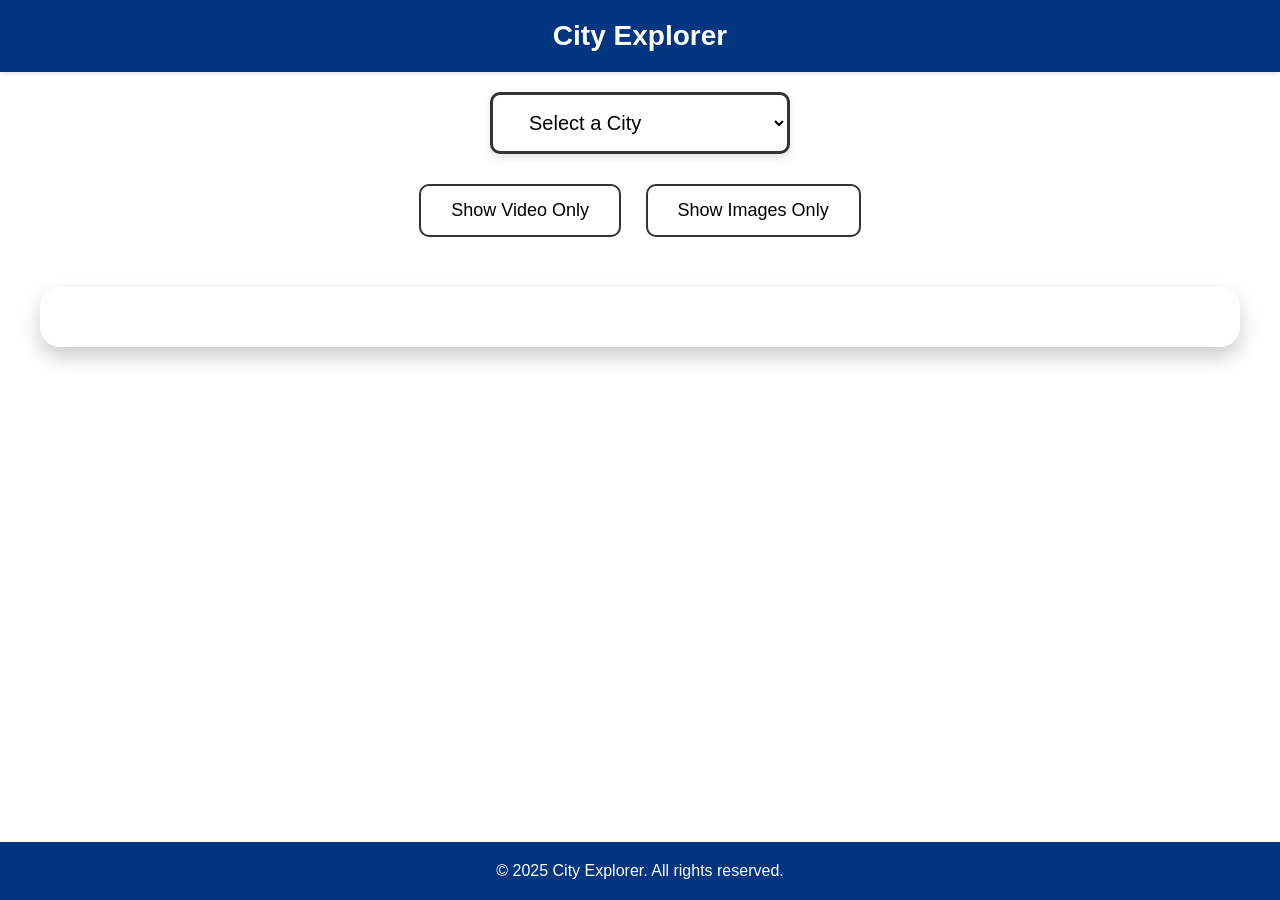
<file: Jana - currency converter ,destenation vidos&images/videos and images/index.html>
<!DOCTYPE html>
<html lang="en">

<head>
    <meta charset="UTF-8">
    <meta name="viewport" content="width=device-width, initial-scale=1.0">
    <title>City Explorer</title>
    <link rel="stylesheet" href="style.css">
</head>

<body>
    <header class="site-header">
        <h1>City Explorer</h1>
    </header>

    <select id="citySelector">
        <option value="">Select a City</option>
        <optgroup label="Egypt">
            <option value="cairo">Cairo</option>
            <option value="luxor">Luxor</option>
        </optgroup>
        <optgroup label="France">
            <option value="paris">Paris</option>
            <option value="marseille">Marseille</option>
        </optgroup>
        <optgroup label="Turkey">
            <option value="istanbul">Istanbul</option>
            <option value="izmir">Izmir</option>
        </optgroup>

        <optgroup label="Russia">
            <option value="moscow">Moscow</option>
            <option value="kazan">Kazan</option>
        </optgroup>

        <optgroup label="Italy">
            <option value="rome">Rome</option>
            <option value="pisa">Pisa</option>
        </optgroup>
        <optgroup label="England">
            <option value="london">London</option>
            <option value="liverpool">Liverpool</option>
        </optgroup>
    </select>

    <div id="controls" class="hidden">
        <button id="showVideoBtn">Show Video Only</button>
        <button id="showImagesBtn">Show Images Only</button>
    </div>

    <div class="content hidden" id="content">
    </div>

    <footer class="site-footer">
        <p>&copy; 2025 City Explorer. All rights reserved.</p>
    </footer>

    <script src="script.js"></script>
</body>

</html>
</file>
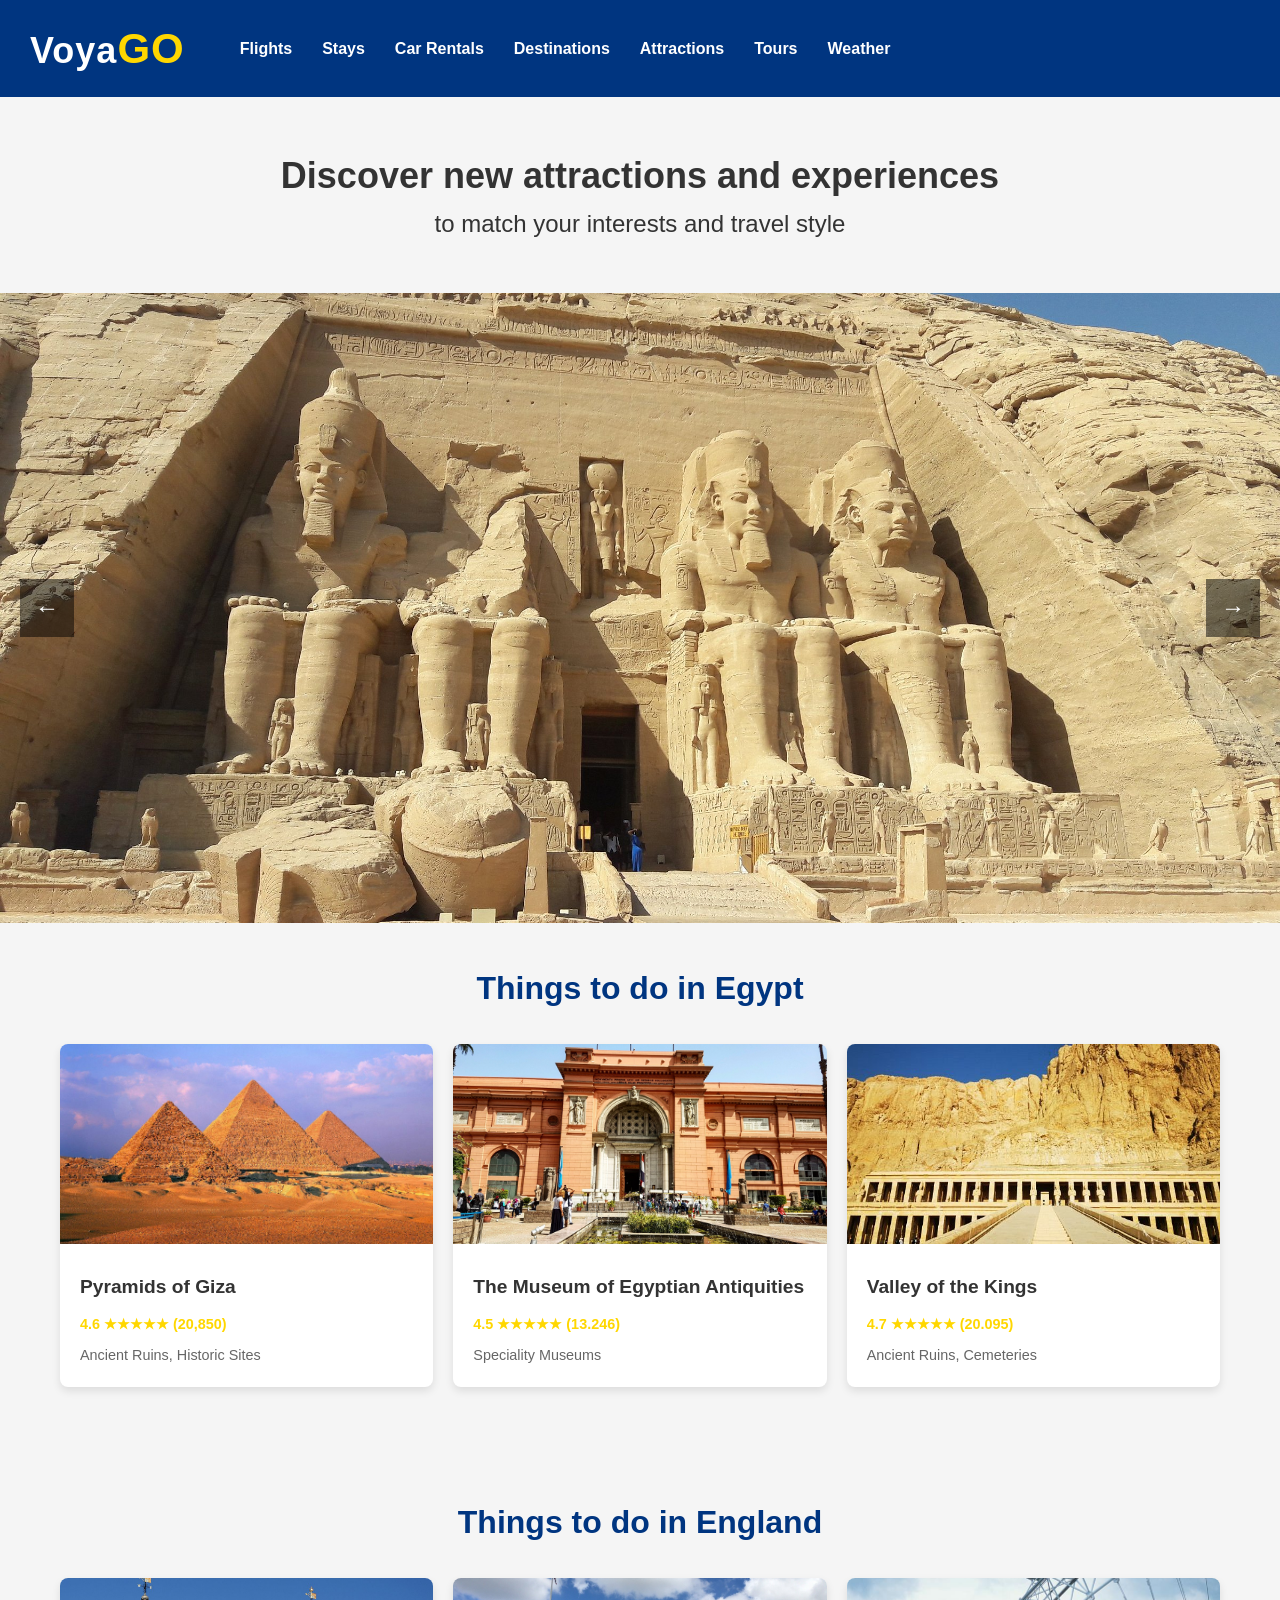
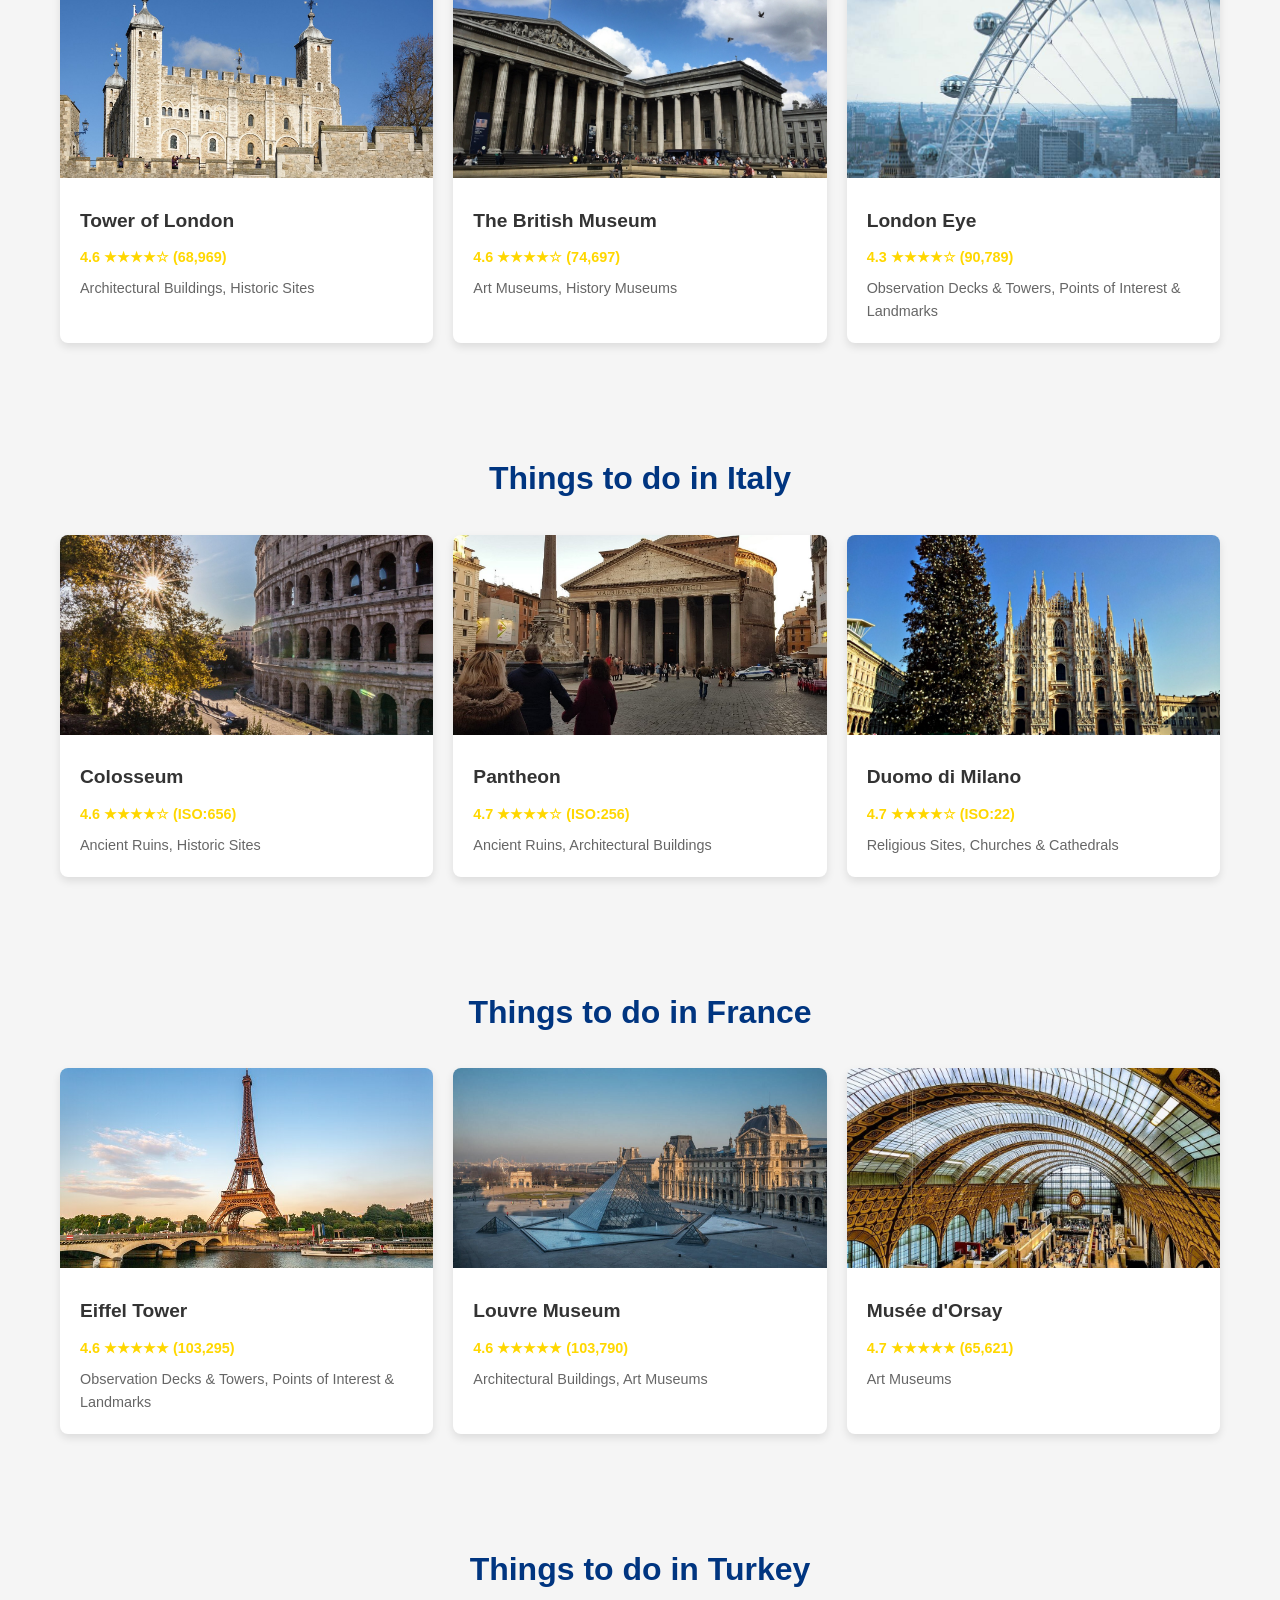
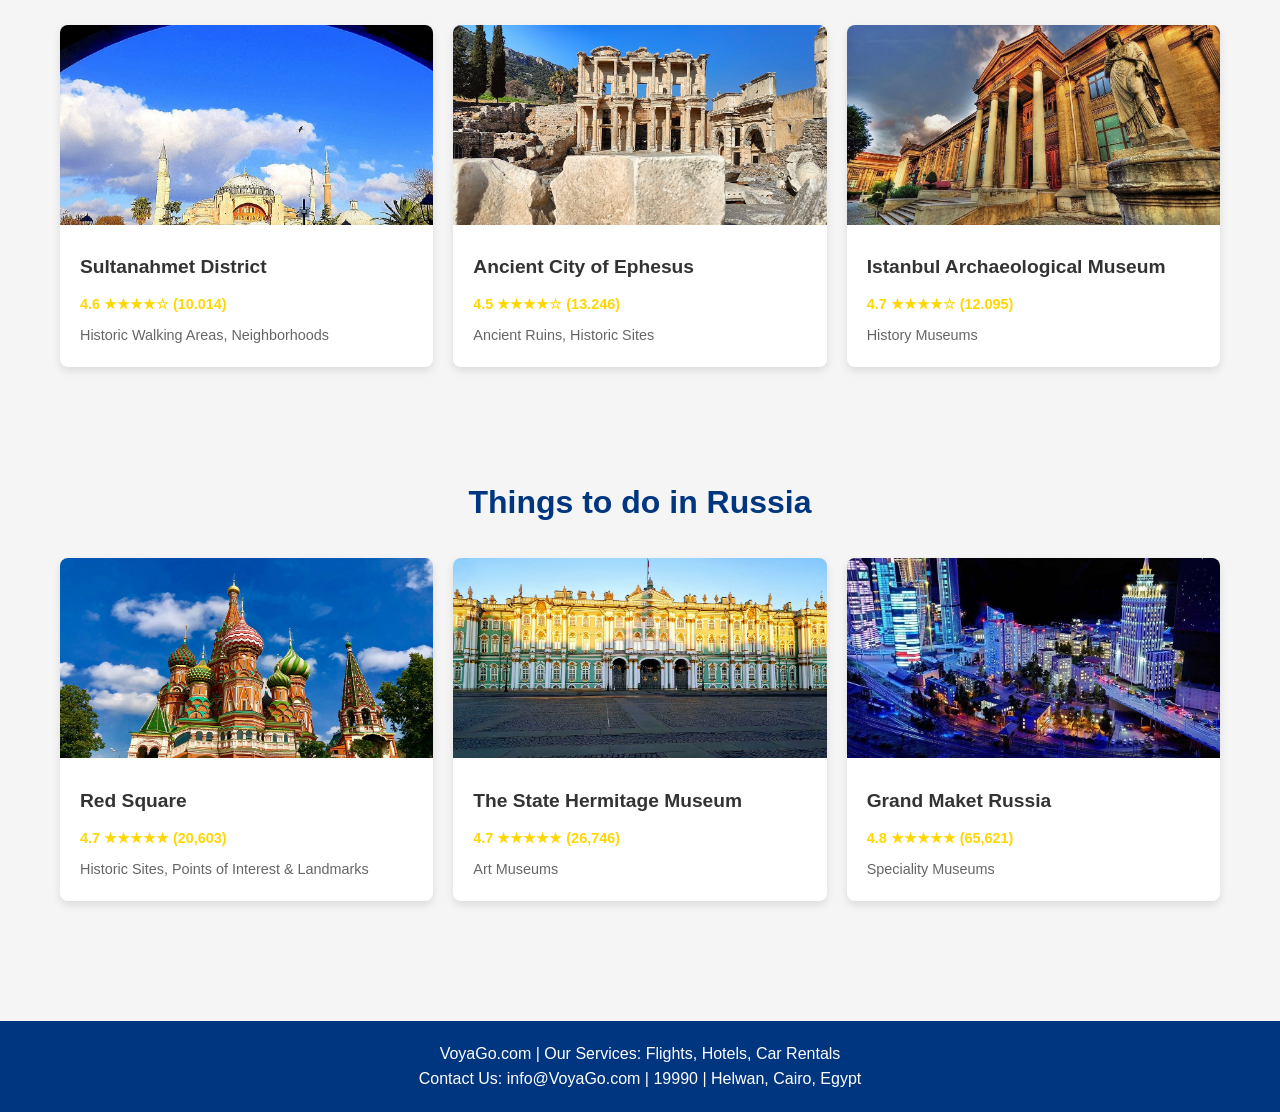
<file: Ahmed - Attractions , Tours/attractions.html>
<!DOCTYPE html>
<html lang="en">
<head>
  <meta charset="UTF-8" />
  <meta name="viewport" content="width=device-width, initial-scale=1.0"/>
  <title>attractions</title>
  <style>
  </style>

  <link rel="stylesheet" href="style.css" />
</head>
<body>
  
  <!-- Header -->
  <header>
    <a href="../../your guide/Salma - HomePage/index.html" class="logo">Voya<span>GO</span></a>
    <nav>
      <a href="../../your guide/Nada - Flights, Cars Rentals/flights.html">Flights</a>
      <a href="../../your guide/Maria - Stays/stays.html">Stays</a>
      <a href="../../your guide/Nada - Flights, Cars Rentals/CarRentals.html">Car Rentals</a>
      <a href="../../your guide/Mariem -Destinations/destinations.html">Destinations</a>
      <a href="../../your guide/Ahmed - Attractions , Tours/attractions.html">Attractions</a>
      <a href="../../your guide/Ahmed - Attractions , Tours/tours.html">Tours</a>
      <a href="../../your guide/Jana - currency converter ,destenation vidos&images/weather/index.html">Weather</a>
    </nav>
  </header>


    <!-- Main Content -->
    <main>
      <section class="hero">
        <h1>Discover new attractions and experiences</h1>
        <p>to match your interests and travel style</p>
      </section>
      
      <!-- Image Slider Section -->
      <section class="slider">
        <div class="slider-container">
          <div class="slide">
            <img src="images/country1.jpg" alt="Country 1">
          </div>
          <div class="slide">
            <img src="images/country2.jpg" alt="Country 2">
          </div>
          <div class="slide">
            <img src="images/country3.jpg" alt="Country 3">
          </div>
          <div class="slide">
            <img src="images/country4.jpg" alt="Country 4">
          </div>
        </div>
        
        <!-- Buttons -->
        <button class="slider-btn prev-btn">&larr;</button>
        <button class="slider-btn next-btn">&rarr;</button>
      </section>

 



    </main>
        <!-- Egypt Section -->
     <section class="country-section">
      <h2 class="section-title">Things to do in Egypt</h2>
      <div class="cards-container">
        <div class="card">
          <img src="images/egypt1.jpg" alt="Pyramids of Giza">
          <div class="card-content">
            <h3>Pyramids of Giza</h3>
            <div class="rating">4.6 ★★★★★ (20,850)</div>
            <p class="category">Ancient Ruins, Historic Sites</p>
          </div>
        </div>
        
        <div class="card">
          <img src="images/egypt2.jpg" alt="The Museum of Egyptian Antiquities">
          <div class="card-content">
            <h3>The Museum of Egyptian Antiquities</h3>
            <div class="rating">4.5 ★★★★★ (13.246)</div>
            <p class="category">Speciality Museums</p>
          </div>
        </div>
        
        <div class="card">
          <img src="images/egypt3.jpg" alt="Valley of the Kings">
          <div class="card-content">
            <h3>Valley of the Kings</h3>
            <div class="rating">4.7 ★★★★★ (20.095)</div>
            <p class="category">Ancient Ruins, Cemeteries</p>
          </div>
        </div>
      </div>
    </section>

    <!-- England Section -->
    <section class="country-section">
      <h2 class="section-title">Things to do in England</h2>
      <div class="cards-container">
        <div class="card">
          <img src="images/england1.jpg" alt="Tower of London">
          <div class="card-content">
            <h3>Tower of London</h3>
            <div class="rating">4.6 ★★★★☆ (68,969)</div>
            <p class="category">Architectural Buildings, Historic Sites</p>
          </div>
        </div>
        
        <div class="card">
          <img src="images/england2.jpg" alt="The British Museum">
          <div class="card-content">
            <h3>The British Museum</h3>
            <div class="rating">4.6 ★★★★☆ (74,697)</div>
            <p class="category">Art Museums, History Museums</p>
          </div>
        </div>
        
        <div class="card">
          <img src="images/england3.jpg" alt="London Eye">
          <div class="card-content">
            <h3>London Eye</h3>
            <div class="rating">4.3 ★★★★☆ (90,789)</div>
            <p class="category">Observation Decks & Towers, Points of Interest & Landmarks</p>
          </div>
        </div>
      </div>
    </section>

    <!-- Italy Section -->
    <section class="country-section">
      <h2 class="section-title">Things to do in Italy</h2>
      <div class="cards-container">
        <div class="card">
          <img src="images/italy1.jpg" alt="Colosseum">
          <div class="card-content">
            <h3>Colosseum</h3>
            <div class="rating">4.6 ★★★★☆ (ISO:656)</div>
            <p class="category">Ancient Ruins, Historic Sites</p>
          </div>
        </div>
        
        <div class="card">
          <img src="images/italy2.jpg" alt="Pantheon">
          <div class="card-content">
            <h3>Pantheon</h3>
            <div class="rating">4.7 ★★★★☆ (ISO:256)</div>
            <p class="category">Ancient Ruins, Architectural Buildings</p>
          </div>
        </div>
        
        <div class="card">
          <img src="images/italy3.jpg" alt="Duomo di Milano">
          <div class="card-content">
            <h3>Duomo di Milano</h3>
            <div class="rating">4.7 ★★★★☆ (ISO:22)</div>
            <p class="category">Religious Sites, Churches & Cathedrals</p>
          </div>
        </div>
      </div>
    </section>

    <!-- France Section -->
    <section class="country-section">
      <h2 class="section-title">Things to do in France</h2>
      <div class="cards-container">
        <div class="card">
          <img src="images/france1.jpg" alt="Eiffel Tower">
          <div class="card-content">
            <h3>Eiffel Tower</h3>
            <div class="rating">4.6 ★★★★★ (103,295)</div>
            <p class="category">Observation Decks & Towers, Points of Interest & Landmarks</p>
          </div>
        </div>
        
        <div class="card">
          <img src="images/france2.jpg" alt="Louvre Museum">
          <div class="card-content">
            <h3>Louvre Museum</h3>
            <div class="rating">4.6 ★★★★★ (103,790)</div>
            <p class="category">Architectural Buildings, Art Museums</p>
          </div>
        </div>
        
        <div class="card">
          <img src="images/france3.jpg" alt="Musée d'Orsay">
          <div class="card-content">
            <h3>Musée d'Orsay</h3>
            <div class="rating">4.7 ★★★★★ (65,621)</div>
            <p class="category">Art Museums</p>
          </div>
        </div>
      </div>
    </section>

    <!-- Turkey Section -->
     <section class="country-section">
      <h2 class="section-title">Things to do in Turkey</h2>
      <div class="cards-container">
        <div class="card">
          <img src="images/turkey1.jpg" alt="Sultanahmet District">
          <div class="card-content">
            <h3>Sultanahmet District</h3>
            <div class="rating">4.6 ★★★★☆ (10.014)</div>
            <p class="category">Historic Walking Areas, Neighborhoods</p>
          </div>
        </div>
        
        <div class="card">
          <img src="images/turkey2.jpg" alt="Ancient City of Ephesus">
          <div class="card-content">
            <h3>Ancient City of Ephesus</h3>
            <div class="rating">4.5 ★★★★☆ (13.246)</div>
            <p class="category">Ancient Ruins, Historic Sites</p>
          </div>
        </div>
        
        <div class="card">
          <img src="images/turkey3.jpg" alt="Istanbul Archaeological Museum">
          <div class="card-content">
            <h3>Istanbul Archaeological Museum</h3>
            <div class="rating">4.7 ★★★★☆ (12.095)</div>
            <p class="category">History Museums</p>
          </div>
        </div>
      </div>
    </section>

      <!-- Russia Section -->
       <section class="country-section">
      <h2 class="section-title">Things to do in Russia</h2>
      <div class="cards-container">
        <div class="card">
          <img src="images/russia1.jpg" alt="Red Square">
          <div class="card-content">
            <h3>Red Square</h3>
            <div class="rating">4.7 ★★★★★ (20,603)</div>
            <p class="category">Historic Sites, Points of Interest & Landmarks</p>
          </div>
        </div>
        
        <div class="card">
          <img src="images/russia2.jpg" alt="The State Hermitage Museum">
          <div class="card-content">
            <h3>The State Hermitage Museum</h3>
            <div class="rating">4.7 ★★★★★ (26,746)</div>
            <p class="category">Art Museums</p>
          </div>
        </div>
        
        <div class="card">
          <img src="images/russia3.jpg" alt="Grand Maket Russia">
          <div class="card-content">
            <h3>Grand Maket Russia</h3>
            <div class="rating">4.8 ★★★★★ (65,621)</div>
            <p class="category">Speciality Museums</p>
          </div>
        </div>
      </div>
    </section>
  
  


  <!-- Footer -->
  <footer>
    <p>VoyaGo.com | Our Services: Flights, Hotels, Car Rentals</p>
    <p>Contact Us: info@VoyaGo.com | 19990 | Helwan, Cairo, Egypt</p>
  </footer>
  <script>
    document.addEventListener('DOMContentLoaded', function() {
      const slider = document.querySelector('.slider-container');
      const slides = document.querySelectorAll('.slide');
      const prevBtn = document.querySelector('.prev-btn');
      const nextBtn = document.querySelector('.next-btn');
      let currentIndex = 0;
      
      function updateSlider() {
        slider.style.transform = `translateX(-${currentIndex * 100}%)`;
      }
      
      prevBtn.addEventListener('click', function() {
        currentIndex = (currentIndex > 0) ? currentIndex - 1 : slides.length - 1;
        updateSlider();
      });
      
      nextBtn.addEventListener('click', function() {
        currentIndex = (currentIndex < slides.length - 1) ? currentIndex + 1 : 0;
        updateSlider();
      });
    });
    </script>
</file>
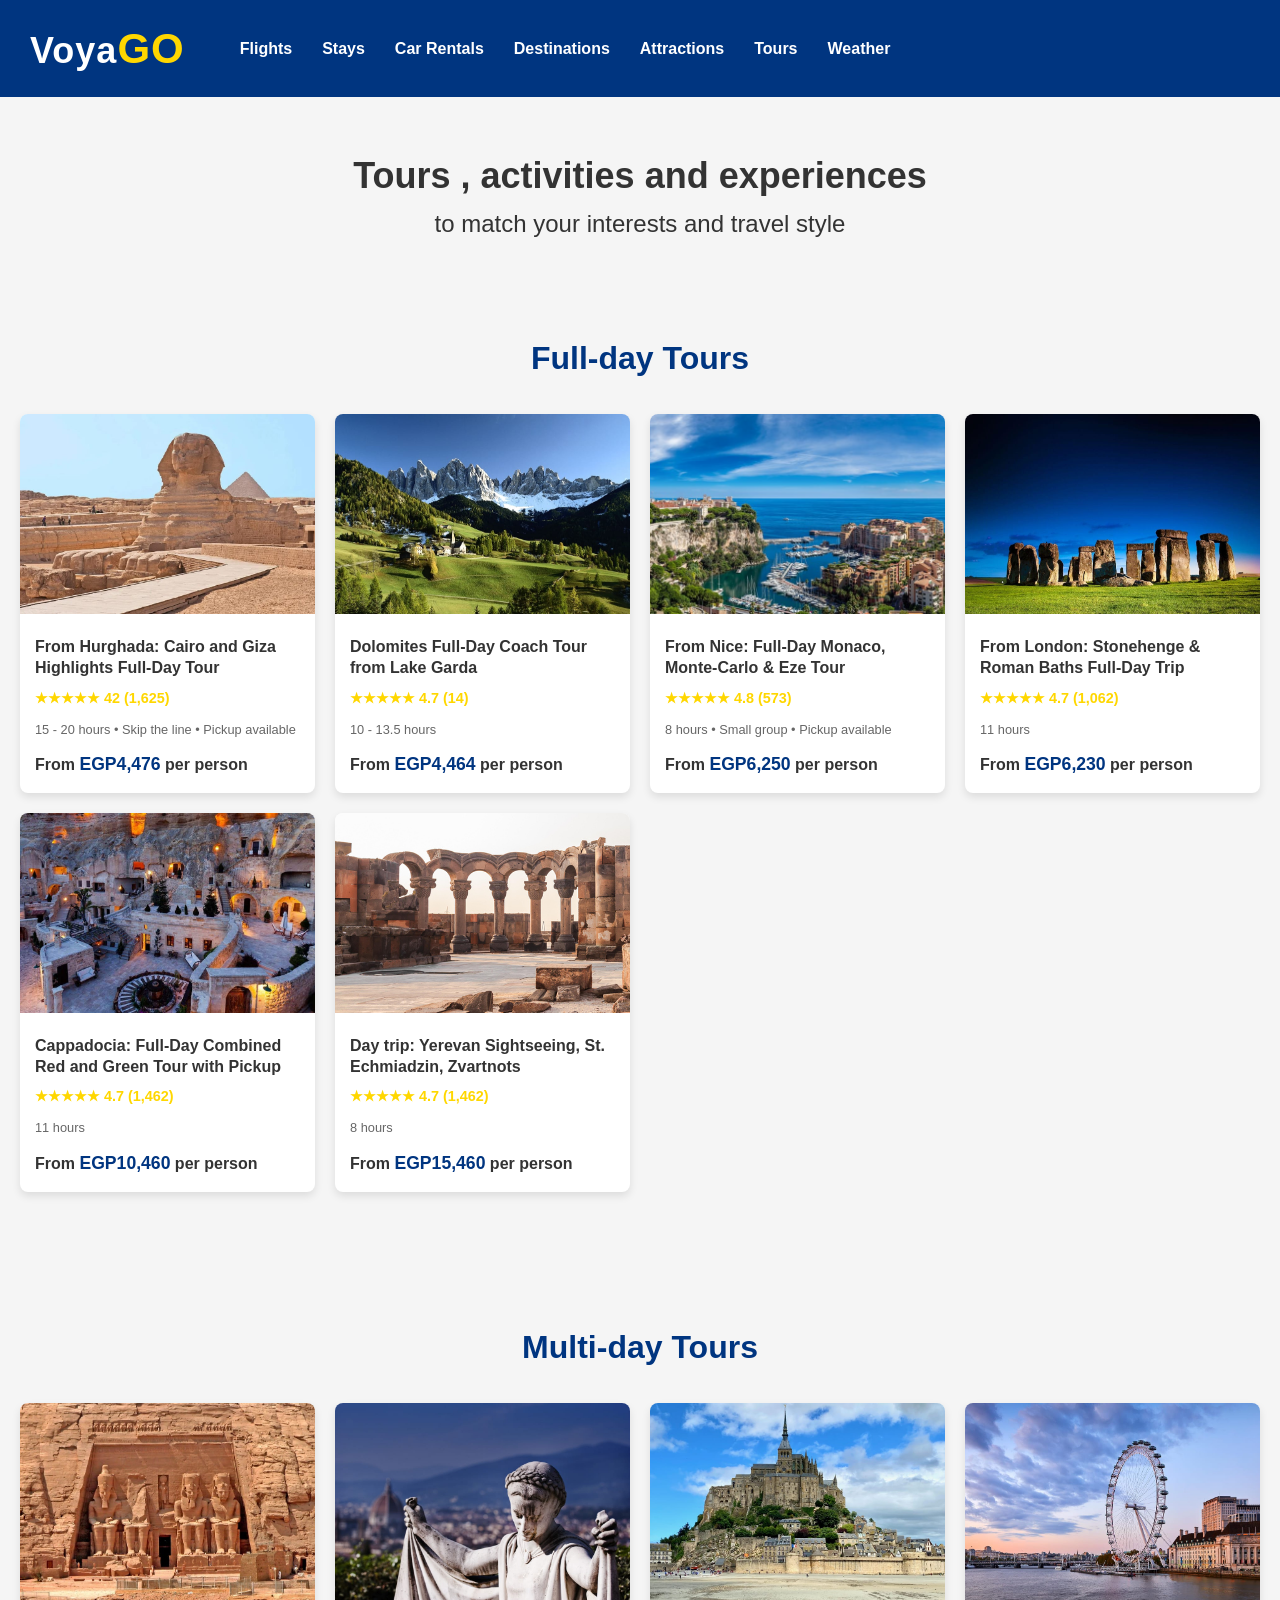
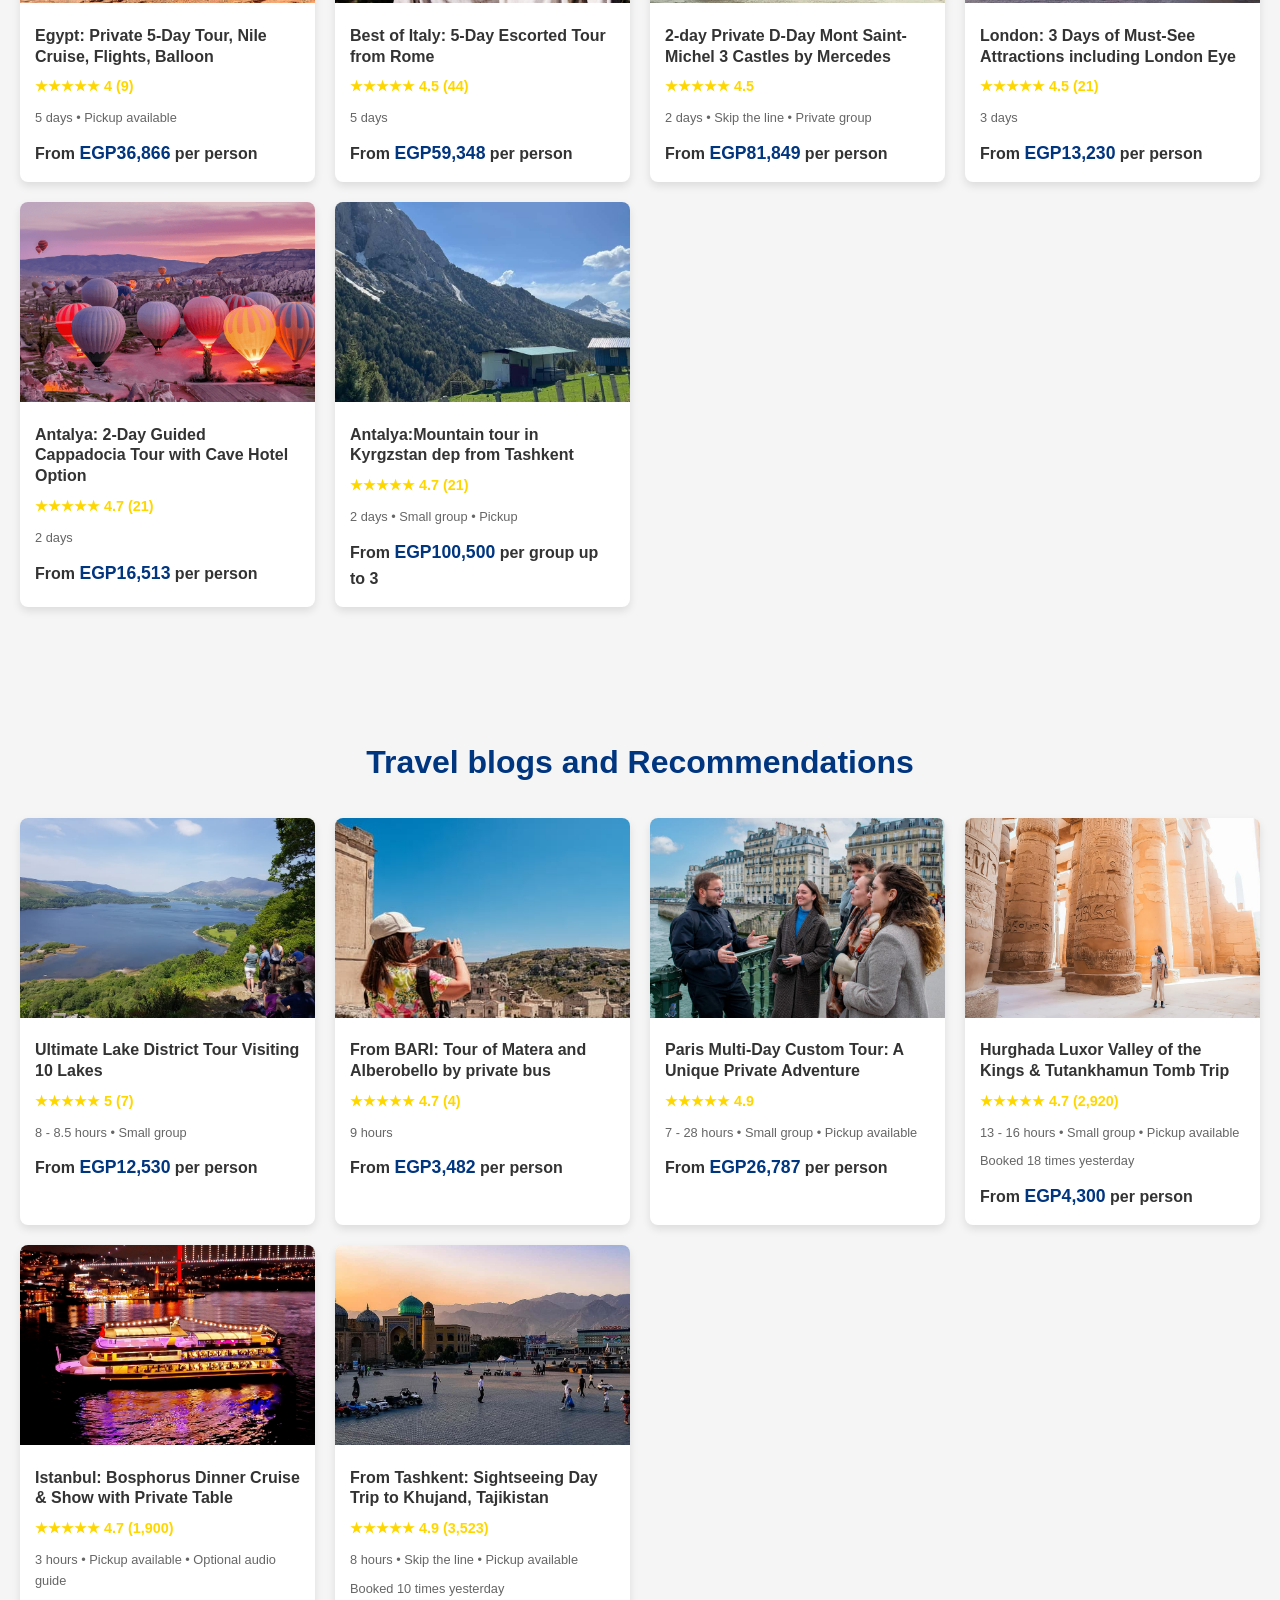
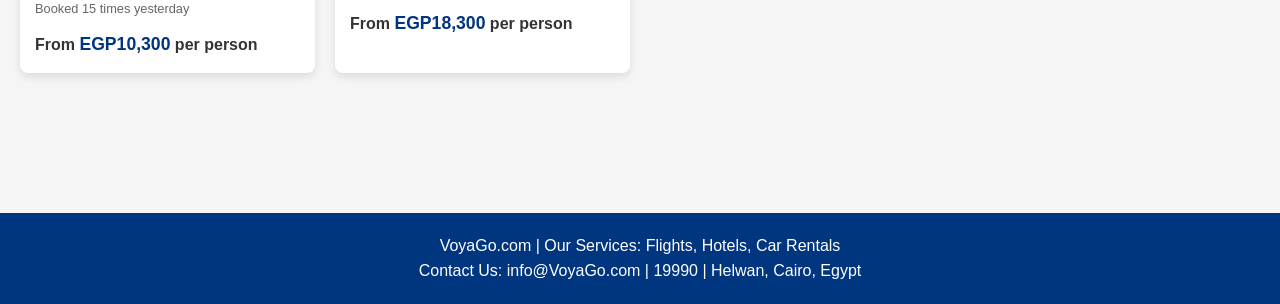
<file: Ahmed - Attractions , Tours/tours.html>
<!DOCTYPE html>
<html lang="en">
<head>
  <meta charset="UTF-8" />
  <meta name="viewport" content="width=device-width, initial-scale=1.0"/>
  <title>tours</title>
  <style>
  </style>

  <link rel="stylesheet" href="style.css" />
</head>
<body>
  
  <!-- Header -->
  <header>
    <a href="../../your guide/Salma - HomePage/index.html" class="logo">Voya<span>GO</span></a>
    <nav>
      <a href="../../your guide/Nada - Flights, Cars Rentals/flights.html">Flights</a>
      <a href="../../your guide/Maria - Stays/stays.html">Stays</a>
      <a href="../../your guide/Nada - Flights, Cars Rentals/CarRentals.html">Car Rentals</a>
      <a href="../../your guide/Mariem -Destinations/destinations.html">Destinations</a>
      <a href="../../your guide/Ahmed - Attractions , Tours/attractions.html">Attractions</a>
      <a href="../../your guide/Ahmed - Attractions , Tours/tours.html">Tours</a>
      <a href="../../your guide/Jana - currency converter ,destenation vidos&images/weather/index.html">Weather</a>
    </nav>
  </header>
  <!-- Main Content -->
  <main>
    <section class="hero">
        <h1>Tours , activities and experiences</h1>
        <p>to match your interests and travel style</p>
    </section>
  </main>
  <!-- Full-day Tours Section -->
<section class="tours-section">
    <h2 class="section-title">Full-day Tours</h2>
    <div class="tours-container">
      <div class="tour-card">
        <img src="images/full1.jpg" alt="Cairo and Giza Tour">
        <div class="tour-content">
          <div class="tour-header">
            <h3>From Hurghada: Cairo and Giza Highlights Full-Day Tour</h3>
            <div class="rating">★★★★★ 42 (1,625)</div>
          </div>
          <p class="duration">15 - 20 hours • Skip the line • Pickup available</p>
          <div class="price">From <span>EGP4,476</span> per person</div>
        </div>
      </div>
      
      <div class="tour-card">
        <img src="images/full2.jpg" alt="Dolomites Tour">
        <div class="tour-content">
          <div class="tour-header">
            <h3>Dolomites Full-Day Coach Tour from Lake Garda</h3>
            <div class="rating">★★★★★ 4.7 (14)</div>
          </div>
          <p class="duration">10 - 13.5 hours</p>
          <div class="price">From <span>EGP4,464</span> per person</div>
        </div>
      </div>
      
      <div class="tour-card">
        <img src="images/full3.jpg" alt="Monaco Tour">
        <div class="tour-content">
          <div class="tour-header">
            <h3>From Nice: Full-Day Monaco, Monte-Carlo & Eze Tour</h3>
            <div class="rating">★★★★★ 4.8 (573)</div>
          </div>
          <p class="duration">8 hours • Small group • Pickup available</p>
          <div class="price">From <span>EGP6,250</span> per person</div>
        </div>
      </div>
      
      <div class="tour-card">
        <img src="images/full4.jpg" alt="Stonehenge Tour">
        <div class="tour-content">
          <div class="tour-header">
            <h3>From London: Stonehenge & Roman Baths Full-Day Trip</h3>
            <div class="rating">★★★★★ 4.7 (1,062)</div>
          </div>
          <p class="duration">11 hours</p>
          <div class="price">From <span>EGP6,230</span> per person</div>
        </div>
      </div>

      <div class="tour-card">
        <img src="images/full5.jpg" alt="Cappadocia Tour">
        <div class="tour-content">
          <div class="tour-header">
            <h3>Cappadocia: Full-Day Combined Red and Green Tour with Pickup</h3>
            <div class="rating">★★★★★ 4.7 (1,462)</div>
          </div>
          <p class="duration">11 hours</p>
          <div class="price">From <span>EGP10,460</span> per person</div>
        </div>
      </div>

      <div class="tour-card">
        <img src="images/full6.jpg" alt="Yerevan Tour">
        <div class="tour-content">
          <div class="tour-header">
            <h3>Day trip: Yerevan Sightseeing, St. Echmiadzin, Zvartnots</h3>
            <div class="rating">★★★★★ 4.7 (1,462)</div>
          </div>
          <p class="duration">8 hours</p>
          <div class="price">From <span>EGP15,460</span> per person</div>
        </div>
      </div>
    </div>
  </section>
  
  <!-- Multi-day Tours Section -->
  <section class="tours-section">
    <h2 class="section-title">Multi-day Tours</h2>
    <div class="tours-container">
      <div class="tour-card">
        <img src="images/multi1.jpg" alt="Nile Cruise">
        <div class="tour-content">
          <div class="tour-header">
            <h3>Egypt: Private 5-Day Tour, Nile Cruise, Flights, Balloon</h3>
            <div class="rating">★★★★★ 4 (9)</div>
          </div>
          <p class="duration">5 days • Pickup available</p>
          <div class="price">From <span>EGP36,866</span> per person</div>
        </div>
      </div>
      
      <div class="tour-card">
        <img src="images/multi2.jpg" alt="Italy Tour">
        <div class="tour-content">
          <div class="tour-header">
            <h3>Best of Italy: 5-Day Escorted Tour from Rome</h3>
            <div class="rating">★★★★★ 4.5 (44)</div>
          </div>
          <p class="duration">5 days</p>
          <div class="price">From <span>EGP59,348</span> per person</div>
        </div>
      </div>
      
      <div class="tour-card">
        <img src="images/multi3.jpg" alt="D-Day Tour">
        <div class="tour-content">
          <div class="tour-header">
            <h3>2-day Private D-Day Mont Saint-Michel 3 Castles by Mercedes</h3>
            <div class="rating">★★★★★ 4.5</div>
          </div>
          <p class="duration">2 days • Skip the line • Private group</p>
          <div class="price">From <span>EGP81,849</span> per person</div>
        </div>
      </div>
      
      <div class="tour-card">
        <img src="images/multi4.jpg" alt="London Attractions">
        <div class="tour-content">
          <div class="tour-header">
            <h3>London: 3 Days of Must-See Attractions including London Eye</h3>
            <div class="rating">★★★★★ 4.5 (21)</div>
          </div>
          <p class="duration">3 days</p>
          <div class="price">From <span>EGP13,230</span> per person</div>
        </div>
      </div>

      <div class="tour-card">
        <img src="images/multi5.png" alt="Antalya Tour">
        <div class="tour-content">
          <div class="tour-header">
            <h3>Antalya: 2-Day Guided Cappadocia Tour with Cave Hotel Option</h3>
            <div class="rating">★★★★★ 4.7 (21)</div>
          </div>
          <p class="duration">2 days</p>
          <div class="price">From <span>EGP16,513</span> per person</div>
        </div>
      </div>

      <div class="tour-card">
        <img src="images/multi6.jpg" alt="Mountain Tour">
        <div class="tour-content">
          <div class="tour-header">
            <h3>Antalya:Mountain tour in Kyrgzstan dep from Tashkent</h3>
            <div class="rating">★★★★★ 4.7 (21)</div>
          </div>
          <p class="duration">2 days • Small group • Pickup</p>
          <div class="price">From <span>EGP100,500</span> per group up to 3</div>
        </div>
      </div>
    </div>
  </section>
  
  <!-- Travel Blogs Section -->
  <section class="tours-section">
    <h2 class="section-title">Travel blogs and Recommendations</h2>
    <div class="tours-container">
      <div class="tour-card">
        <img src="images/travel1.jpg" alt="Lake District Tour">
        <div class="tour-content">
          <div class="tour-header">
            <h3>Ultimate Lake District Tour Visiting 10 Lakes</h3>
            <div class="rating">★★★★★ 5 (7)</div>
          </div>
          <p class="duration">8 - 8.5 hours • Small group</p>
          <div class="price">From <span>EGP12,530</span> per person</div>
        </div>
      </div>
      
      <div class="tour-card">
        <img src="images/travel2.jpg" alt="Matera Tour">
        <div class="tour-content">
          <div class="tour-header">
            <h3>From BARI: Tour of Matera and Alberobello by private bus</h3>
            <div class="rating">★★★★★ 4.7 (4)</div>
          </div>
          <p class="duration">9 hours</p>
          <div class="price">From <span>EGP3,482</span> per person</div>
        </div>
      </div>
      
      <div class="tour-card">
        <img src="images/travel3.jpg" alt="Paris Tour">
        <div class="tour-content">
          <div class="tour-header">
            <h3>Paris Multi-Day Custom Tour: A Unique Private Adventure</h3>
            <div class="rating">★★★★★ 4.9</div>
          </div>
          <p class="duration">7 - 28 hours • Small group • Pickup available</p>
          <div class="price">From <span>EGP26,787</span> per person</div>
        </div>
      </div>
      
      <div class="tour-card">
        <img src="images/travel4.jpg" alt="Luxor Tour">
        <div class="tour-content">
          <div class="tour-header">
            <h3>Hurghada Luxor Valley of the Kings & Tutankhamun Tomb Trip</h3>
            <div class="rating">★★★★★ 4.7 (2,920)</div>
          </div>
          <p class="duration">13 - 16 hours • Small group • Pickup available</p>
          <p class="booked">Booked 18 times yesterday</p>
          <div class="price">From <span>EGP4,300</span> per person</div>
        </div>
      </div>

      <div class="tour-card">
        <img src="images/travel5.png" alt="Istanbul Tour">
        <div class="tour-content">
          <div class="tour-header">
            <h3>Istanbul: Bosphorus Dinner Cruise & Show with Private Table</h3>
            <div class="rating">★★★★★ 4.7 (1,900)</div>
          </div>
          <p class="duration">3 hours • Pickup available • Optional audio guide</p>
          <p class="booked">Booked 15 times yesterday</p>
          <div class="price">From <span>EGP10,300</span> per person</div>
        </div>
      </div>

      <div class="tour-card">
        <img src="images/travel6.jpg" alt="Tashkent Tour">
        <div class="tour-content">
          <div class="tour-header">
            <h3>From Tashkent: Sightseeing Day Trip to Khujand, Tajikistan</h3>
            <div class="rating">★★★★★ 4.9 (3,523)</div>
          </div>
          <p class="duration">8 hours • Skip the line • Pickup available</p>
          <p class="booked">Booked 10 times yesterday</p>
          <div class="price">From <span>EGP18,300</span> per person</div>
        </div>
      </div>
    </div>
  </section>


  <!-- Footer -->
  <footer>
    <p>VoyaGo.com | Our Services: Flights, Hotels, Car Rentals</p>
    <p>Contact Us: info@VoyaGo.com | 19990 | Helwan, Cairo, Egypt</p>
  </footer>
</file>
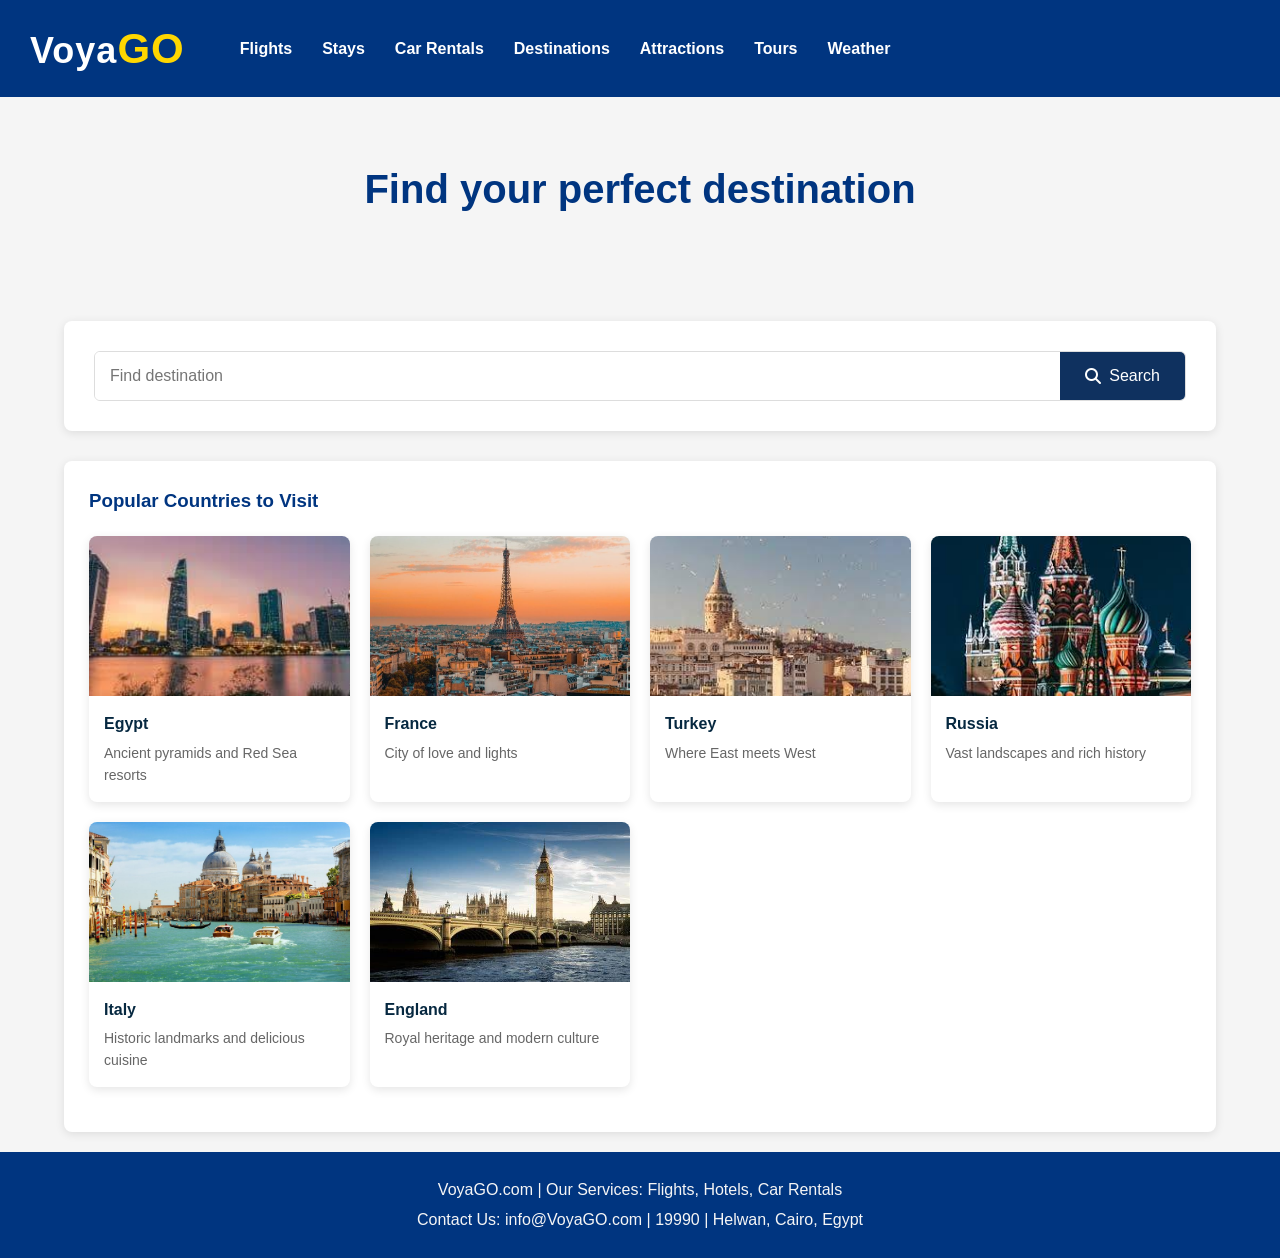
<file: Mariem -Destinations/destinations.html>
<!DOCTYPE html>
<html lang="en">
<head>
    <meta charset="UTF-8">
    <meta name="viewport" content="width=device-width, initial-scale=1.0">
    <title>Destinations</title>
    <link rel="stylesheet" href="https://cdnjs.cloudflare.com/ajax/libs/font-awesome/6.4.0/css/all.min.css">
    <link rel="stylesheet" href="style.css">
</head>
<body>
  <!-- Header -->
  <header>
    <a href="../../your guide/Salma - HomePage/index.html" class="logo">Voya<span>GO</span></a>
    <nav>
      <a href="../../your guide/Nada - Flights, Cars Rentals/flights.html">Flights</a>
      <a href="../../your guide/Maria - Stays/stays.html">Stays</a>
      <a href="../../your guide/Nada - Flights, Cars Rentals/CarRentals.html">Car Rentals</a>
      <a href="../../your guide/Mariem -Destinations/destinations.html">Destinations</a>
      <a href="../../your guide/Ahmed - Attractions , Tours/attractions.html">Attractions</a>
      <a href="../../your guide/Ahmed - Attractions , Tours/tours.html">Tours</a>
      <a href="../../your guide/Jana - currency converter ,destenation vidos&images/weather/index.html">Weather</a>
    </nav>
        <div class="mobile-menu-btn"></div>
    </header>

    <div class="main-content">
        <main>
            <section class="hero">
                <h1>Find your perfect destination</h1>
            </section>
        </main>

        <div class="container" id="mainContent">
            <div class="search-card">
                <form id="searchForm">
                    <div class="search-bar">
                        <input type="text" id="destinationInput" placeholder="Find destination" list="destinations" required>
                        <datalist id="destinations">
                            <option value="Egypt">
                            <option value="France">
                            <option value="Turkey">
                            <option value="Russia">
                            <option value="Italy">
                            <option value="England">
                        </datalist>
                        <button type="submit" class="search-btn">
                            <i class="fas fa-search"></i> Search
                        </button>
                    </div>
                </form>
            </div>

            <div class="popular-destinations">
                <h3>Popular Countries to Visit</h3>
                <div class="countries-grid">
                    <div class="country-card" data-country="Egypt">
                        <img src="egypt .jpeg" alt="Egypt" loading="lazy">
                        <div class="country-info">
                            <h4>Egypt</h4>
                            <p>Ancient pyramids and Red Sea resorts</p>
                        </div>
                    </div>
                    <div class="country-card" data-country="France">
                        <img src="france.jpg" alt="France" loading="lazy">
                        <div class="country-info">
                            <h4>France</h4>
                            <p>City of love and lights</p>
                        </div>
                    </div>
                    <div class="country-card" data-country="Turkey">
                        <img src="turkey.jpeg" alt="Turkey" loading="lazy">
                        <div class="country-info">
                            <h4>Turkey</h4>
                            <p>Where East meets West</p>
                        </div>
                    </div>
                    <div class="country-card" data-country="Russia">
                        <img src="russia.jpeg" alt="Russia" loading="lazy">
                        <div class="country-info">
                            <h4>Russia</h4>
                            <p>Vast landscapes and rich history</p>
                        </div>
                    </div>
                    <div class="country-card" data-country="Italy">
                        <img src="italy.jpg" alt="Italy" loading="lazy">
                        <div class="country-info">
                            <h4>Italy</h4>
                            <p>Historic landmarks and delicious cuisine</p>
                        </div>
                    </div>
                    <div class="country-card" data-country="England">
                        <img src="england.jpg" alt="England" loading="lazy">
                        <div class="country-info">
                            <h4>England</h4>
                            <p>Royal heritage and modern culture</p>
                        </div>
                    </div>
                </div>
            </div>
        </div>

        <!-- Destination details sections -->
        <div class="destination-details" id="egyptDetails">
            <button class="back-btn" onclick="goBack()"><i class="fas fa-arrow-left"></i> Back to destinations</button>
            <img src="attraction in egypt.jpg" alt="Great Pyramids of Giza" class="featured-image">
            <h1 class="destination-title">Egypt</h1>
            <p class="destination-description">
                Egypt, a country that bridges northeast Africa and the Middle East, is a land where ancient history and natural beauty come together in a magical way. Dating back to the time of the pharaohs, Egypt is home to some of the world's most iconic monuments. Along the fertile Nile River Valley, you'll find the awe-inspiring Pyramids of Giza and the Great Sphinx, as well as Luxor's stunning Karnak Temple and the Valley of the Kings, where ancient tombs whisper stories of a powerful civilization.

                The bustling capital, Cairo, offers a mix of history and culture—from the magnificent Muhammad Ali Mosque to the Egyptian Museum, which holds a priceless collection of ancient treasures. Nile cruises offer a peaceful way to discover wonders like the temples of Abu Simbel and Philae in Aswan. For those who love the sea, Egypt's Red Sea coast is a paradise for divers and beach lovers, with vibrant coral reefs and historic shipwrecks in resorts like Sharm El-Sheikh and Hurghada.

                What truly sets Egypt apart is its rich blend of ancient and modern, its welcoming people, and the endless variety of experiences it offers—from desert adventures to cultural discoveries.
            </p>
            <a href="../../your guide/Jana - currency converter ,destenation vidos&images/videos and images/index.html" class="read-more-btn">Read More</a>
        </div>

        <div class="destination-details" id="franceDetails">
            <button class="back-btn" onclick="goBack()"><i class="fas fa-arrow-left"></i> Back to destinations</button>
            <img src="attraction in france.jfif" alt="Eiffel Tower" class="featured-image">
            <h1 class="destination-title">France</h1>
            <p class="destination-description">
                France is a country where beauty meets charm in the most effortless way. In Paris, the City of Light, the Eiffel Tower sparkles above streets filled with cafés, art, and love. People stroll along the Seine River, sip espresso in little bistros, and admire world-famous masterpieces in the Louvre.

                But France is more than just Paris. In the south, lavender fields bloom under the sun in Provence, while the French Riviera glows with glamour and blue Mediterranean waters. In the countryside, vineyards stretch for miles, offering some of the finest wines in the world. The snowy peaks of the French Alps welcome skiers and dreamers alike.

                French culture is all about enjoying life — whether it's through food, fashion, or art. A fresh croissant in the morning, a walk through a medieval village, or a glass of wine at sunset — everything is done with a touch of elegance.

                France is not just a place to visit, it's a feeling — a beautiful mix of history, style, passion, and timeless romance.
            </p>
            <a href="../../your guide/Jana - currency converter ,destenation vidos&images/videos and images/index.html" class="read-more-btn">Read More</a>
        </div>

        <div class="destination-details" id="turkeyDetails">
            <button class="back-btn" onclick="goBack()"><i class="fas fa-arrow-left"></i> Back to destinations</button>
            <img src="atrraction in turkey.jpg" alt="Hagia Sophia" class="featured-image">
            <h1 class="destination-title">Turkey</h1>
            <p class="destination-description">
                Turkey is a fascinating country that bridges eastern Europe and western Asia, enriched by the legacies of ancient Greek, Persian, Roman, Byzantine, and Ottoman civilizations. Its deep history and diverse culture make it a truly unique destination. At the heart of it all is Istanbul—a vibrant, cosmopolitan city located on the Bosphorus Strait. Here, you'll find world-famous landmarks like the magnificent Hagia Sophia with its grand dome and ancient mosaics, the stunning Blue Mosque from the 17th century, and the historic Topkapı Palace, once the residence of powerful sultans.

                While Istanbul draws much attention, Turkey's modern capital, Ankara, showcases the country's contemporary spirit and political center. Beyond the cities, Turkey offers breathtaking natural beauty—from the white travertine terraces of Pamukkale to the magical landscapes of Cappadocia, and the stunning beaches along the Aegean and Mediterranean coasts.

                What sets Turkey apart is its unique blend of history, culture, and hospitality. Whether you're wandering through ancient ruins, enjoying traditional Turkish cuisine, or relaxing by the sea, Turkey promises an unforgettable journey full of warmth, wonder, and discovery.
            </p>
            <a href="../../your guide/Jana - currency converter ,destenation vidos&images/videos and images/index.html" class="read-more-btn">Read More</a>
        </div>

        <div class="destination-details" id="russiaDetails">
            <button class="back-btn" onclick="goBack()"><i class="fas fa-arrow-left"></i> Back to destinations</button>
            <img src="attraction in Russia.jpg" alt="Saint Basil's Cathedral" class="featured-image">
            <h1 class="destination-title">Russia</h1>
            <p class="destination-description">
                Russia, the largest country in the world, is a land of stunning contrasts and breathtaking beauty. Spanning from Europe to Asia, it offers a rich mix of cultures, landscapes, and histories. From the colorful onion domes of Saint Basil's Cathedral in Moscow to the elegant palaces of Saint Petersburg, Russia is filled with architectural wonders and historical treasures.

                Nature lovers will be amazed by Russia's vast and diverse scenery—majestic mountains like the Caucasus, peaceful lakes like Baikal (the deepest lake in the world), and endless forests that stretch across Siberia. In winter, the snowy landscapes turn into a fairytale, attracting visitors to ski resorts and frozen adventures.

                What makes Russia truly special is its deep cultural heritage—ballet, classical music, literature, and art all have strong roots here. Whether you're exploring the grandeur of the Kremlin, taking a scenic ride on the Trans-Siberian Railway, or enjoying traditional Russian dishes like borscht and pelmeni, Russia promises a journey full of wonder, depth, and unforgettable moments.
            </p>
            <a href="../../your guide/Jana - currency converter ,destenation vidos&images/videos and images/index.html" class="read-more-btn">Read More</a>
        </div>

        <div class="destination-details" id="italyDetails">
            <button class="back-btn" onclick="goBack()"><i class="fas fa-arrow-left"></i> Back to destinations</button>
            <img src="attraction for italy.jpg" alt="Colosseum" class="featured-image">
            <h1 class="destination-title">Italy</h1>
            <p class="destination-description">
                Italy is a country where every corner feels like a step back in time. Walking through the streets of Rome, you can almost hear the echoes of gladiators in the Colosseum. In Florence, the birthplace of the Renaissance, art breathes life into stone, canvas, and every hidden alleyway. Venice, with its winding canals and singing gondoliers, feels like a dream floating on water.

                Beyond the cities, Italy's landscapes are just as enchanting — from the golden hills of Tuscany to the sparkling blue waters of the Amalfi Coast. In the north, the majestic Dolomites rise high, perfect for adventurers and nature lovers. And by the lakes of Como and Garda, quiet beauty waits in peaceful villages.

                The soul of Italy lives in its people, who love deeply, talk passionately, and never rush through a good meal. Food isn't just food — it's tradition, pride, and family. A slice of pizza in Naples, a bowl of fresh pasta in Bologna, or a scoop of creamy gelato on a warm afternoon can feel like magic.

                Italy is not just a destination. It's an experience — rich, warm, full of art, flavor, and stories waiting to be discovered.
            </p>
            <a href="../../your guide/Jana - currency converter ,destenation vidos&images/videos and images/index.html" class="read-more-btn">Read More</a>
        </div>

        <div class="destination-details" id="englandDetails">
            <button class="back-btn" onclick="goBack()"><i class="fas fa-arrow-left"></i> Back to destinations</button>
            <img src="attraction in england.jpg" alt="Big Ben" class="featured-image">
            <h1 class="destination-title">England</h1>
            <p class="destination-description">
                England is a land where old meets new in the most graceful way. In London, red buses roll past royal palaces and modern skyscrapers, while Big Ben quietly keeps time over the River Thames. The city is alive with history, theater, and a quiet elegance that never fades.

                Beyond the capital, England's countryside tells its own story — green hills, stone cottages, and winding roads leading to charming villages. In places like the Lake District or the Cotswolds, nature and peace live side by side.

                From Shakespeare's birthplace in Stratford-upon-Avon to the ancient mystery of Stonehenge, England's past is never far away. Castles, cathedrals, and cozy tearooms all whisper tales of centuries gone by.

                Whether it's enjoying afternoon tea, watching the rain from a warm pub, or walking through a foggy moor, England offers a quiet, timeless kind of beauty — thoughtful, proud, and full of stories waiting to be heard.
            </p>
            <a href="../../your guide/Jana - currency converter ,destenation vidos&images/videos and images/index.html" class="read-more-btn">Read More</a>
        </div>
    </div>

    <footer>
        <p>VoyaGO.com | Our Services: Flights, Hotels, Car Rentals</p>
        <p>Contact Us: info@VoyaGO.com | 19990 | Helwan, Cairo, Egypt</p>
    </footer>

    <script src="script.js"></script>
</body>
</html>
</file>
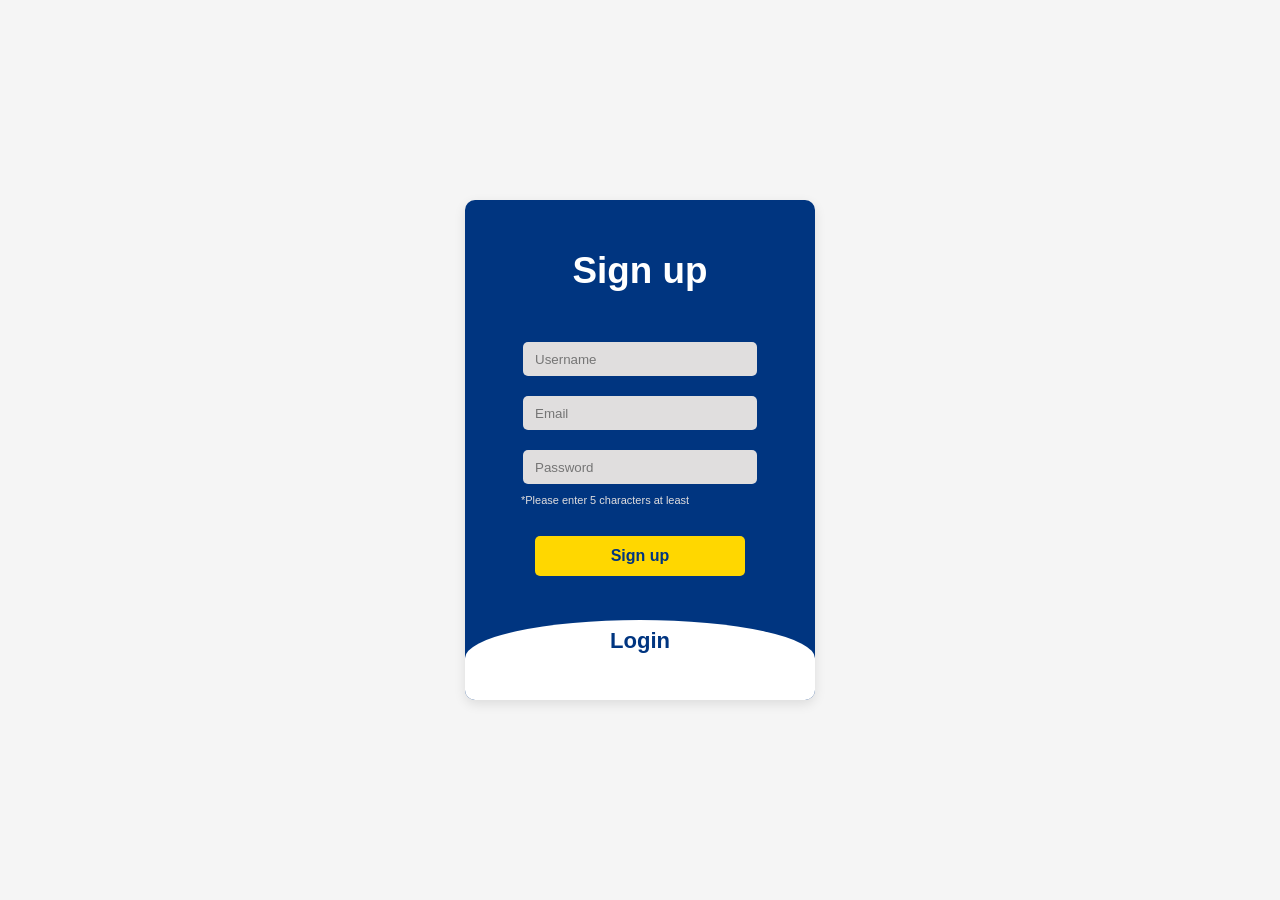
<file: Salma - HomePage/form.html>
<!DOCTYPE html>
<html lang="ar">

<head>
	<meta charset="UTF-8">
	<meta name="viewport" content="width=device-width, initial-scale=1.0">
	<link rel="stylesheet" href="form.css">
	<title>Login/Sign up</title>
</head>

<body>

	<div class="main">
		<input type="checkbox" id="chk" aria-hidden="true">

		<div class="signup">
			<form id="signup">
				<label for="chk" aria-hidden="true">Sign up</label>
				<input autocomplete="off" type="text" name="username" id="username" placeholder="Username" required="">
				<input autocomplete="off" type="email" id="email" name="email" placeholder="Email" required="">
				<input autocomplete="off" type="password" id="password" minlength="5" name="password"
					placeholder="Password" required="">
				<p class="pass-note">*Please enter 5 characters at least</p>
				<button>Sign up</button>
			</form>
		</div>

		<div class="login">
			<form id="login">
				<label for="chk" aria-hidden="true">Login</label>
				<input autocomplete="off" id="email-login" type="email" name="email" placeholder="Email" required="">
				<input autocomplete="off" id="password-login" type="password" name="password" placeholder="Password"
					required="">
				<button>Login</button>
			</form>
		</div>
	</div>


	<script src="form.js"></script>
</body>

</html>
</file>
<file: Jana - currency converter ,destenation vidos&images/videos and images/style.css>
* {
    margin: 0;
    padding: 0;
    box-sizing: border-box;
}

body {
    background-image: url('https://images.unsplash.com/photo-1506744038136-46273834b3fb?auto=format&fit=crop&w=1950&q=80');
    background-size: cover;
    background-position: center;
    background-repeat: no-repeat;
    background-attachment: fixed;

    display: flex;
    flex-direction: column;
    align-items: center;
    justify-content: flex-start;
    min-height: 100vh;
    padding: 0px 0px;
    font-family: Arial, sans-serif;
    color: #333;
}

body::before {
    content: "";
    position: fixed;
    top: 0;
    left: 0;
    width: 100%;
    height: 100%;
    background: rgba(255, 255, 255, 0.9);
    z-index: -1;
}

#citySelector {
    margin-bottom: 30px;
    padding: 16px 32px;
    font-size: 20px;
    border: 3px solid #333;
    border-radius: 10px;
    background-color: #fff;
    box-shadow: 0 4px 8px rgba(0, 0, 0, 0.1);
    max-width: 300px;
    width: 100%;
}

#controls {
    margin-bottom: 30px;
}

#controls button {
    padding: 14px 30px;
    margin: 0 10px;
    font-size: 18px;
    border: 2px solid #333;
    border-radius: 10px;
    background-color: #fff;
    cursor: pointer;
    transition: background 0.3s ease;
}

#controls button:hover {
    background-color: #f0f0f0;
}

.content {
    display: grid;
    grid-template-columns: repeat(auto-fit, minmax(300px, 1fr));
    gap: 30px;
    max-width: 1200px;
    width: 100%;
    padding: 30px;
    background: white;
    border-radius: 20px;
    box-shadow: 0 10px 20px rgba(0, 0, 0, 0.2);
    margin-top: 20px;
    overflow: hidden;
}

.card {
    --main-color: #003580;
    --sub-color: #ccc;
    --bg-color: #ffffff;
    --accent-color: #BC8D66;
    position: relative;
    font-family: -apple-system, BlinkMacSystemFont, 'Segoe UI', Roboto, Oxygen, Ubuntu, Cantarell, 'Open Sans', 'Helvetica Neue', sans-serif;
    width: 100%;
    padding: 25px;
    border-radius: 20px;
    display: flex;
    flex-direction: column;
    gap: 10px;
    background-color: var(--bg-color);
    transition: all 0.3s;
    cursor: pointer;
    box-shadow: 0px 0px 5px -1.5px #000;
}

.card::before {
    content: '';
    width: 99%;
    height: 99%;
    background: var(--sub-color);
    position: absolute;
    z-index: -1;
    top: 1px;
    left: 1px;
    border-radius: 20px;
    transition: all 0.3s;
}

.card__wrapper {
    display: flex;
    flex-direction: row;
    justify-content: space-between;
    align-items: center;
}

.card__img {
    width: 100%;
    height: 300px;
    object-fit: contain;
    border-radius: 10px;
    overflow: hidden;
    display: flex;
    justify-content: center;
    align-items: center;
    position: relative;
}

.card__img img {
    width: 100%;
    height: 100%;
    object-fit: contain;
    border-radius: 10px;
}

.card__img video {
    width: 90%;
    height: auto;
    max-width: 100%;
    max-height: 100%;
    object-fit: contain;
    transform: translate(-50%, -50%);
    position: absolute;
    top: 50%;
    left: 50%;
}

.card__title {
    color: var(--main-color);
    font-weight: 900;
    font-size: 24px;
    text-align: center;
}

.card__subtitle {
    color: var(--sub-color);
    font-weight: 600;
    font-size: 18px;
    text-align: center;
}

.card__icon {
    width: 40px;
    height: 40px;
    transform: rotate(-45deg);
    transition: all 0.3s;
}

.card__icon svg {
    width: 100%;
    height: 100%;
}

.card__icon g {
    fill: var(--main-color);
}

.card__icon circle,
polyline,
line {
    stroke: var(--main-color);
}

.card:hover .card__icon {
    transform: rotate(0);
}

.card:hover .card__icon circle,
.card:hover .card__icon polyline,
.card:hover .card__icon line {
    stroke: var(--accent-color);
}

.card:hover .card__icon g {
    fill: var(--accent-color);
}

.card:hover {
    box-shadow: 0px 0px 25px -5px #003580;
}

.card:hover::before {
    transform: rotate(10deg);
    box-shadow: 0px 0px 25px -5px #003580;
}

.video-card {
    grid-column: span 2;
    width: 90%;
    margin: 0 auto;
}

.video-card .card__img {
    height: 400px;
}

.image-card .card__img {
    height: 250px;
}

@media (max-width: 768px) {
    .content {
        grid-template-columns: 1fr;
    }

    #citySelector {
        font-size: 16px;
        padding: 12px 24px;
    }

    #controls button {
        font-size: 16px;
        padding: 12px 24px;
    }

    .video-card .card__img {
        height: 300px;
    }

    .image-card .card__img {
        height: 200px;
    }
}

.site-header {
    width: 100%;
    margin-bottom: 20px;
    padding: 20px;
    background-color: #003580;
    color: white;
    display: flex;
    justify-content: space-between;
    align-items: center;
    position: sticky;
    top: 0;
    z-index: 1000;
    box-shadow: 0 2px 4px rgba(0, 0, 0, 0.1);
}

.site-header h1 {
    font-size: 28px;
    margin: auto;
}


.site-footer {
    width: 100%;
    padding: 20px;
    background-color: #003580;
    color: white;
    text-align: center;
    position: relative;
    margin-top: auto;
}
</file>
<file: Ahmed - Attractions , Tours/style.css>
/* ===== General Reset ===== */
* {
    margin: 0;
    padding: 0;
    box-sizing: border-box;
    font-family: 'Segoe UI', Tahoma, Geneva, Verdana, sans-serif;
}

body {
    background-color: #f5f5f5;
    color: #333;
    line-height: 1.6;
}

/* ===== Header Styling ===== */
/* ===== Header Styling ===== */
.logo {
    font-size: 36px;
    font-weight: bold;
    letter-spacing: 1px;
    color: white;
}

.logo span {
    color: #ffd700; 
    font-size: 42px;
    font-weight: bolder;
}
header .logo {
    text-decoration: none; /* Removes underline */
    color: white; /* Ensures color stays white */
}

/* This ensures the span inside the logo link keeps its gold color */
header .logo span {
    color: #ffd700;
}
header {
    background-color: #003580;
    color: white;
    padding: 15px 30px;
    display: flex;
    align-items: center;
    gap: 40px; /* This controls the space between logo and nav */
}
header nav {
    display: flex;
    align-items: center;
}
header nav a {
    color: white;
    text-decoration: none;
    margin: 0 15px;
    font-weight: bold;
}

header nav a:hover {
    text-decoration: underline;
}

.language-switcher img {
    width: 25px;
    height: auto;
    margin-left: 10px;
    cursor: pointer;
}


/* ===== Hero Section ===== */
.hero {
    background: url('images/hero.jpg') no-repeat center center/cover;
    color: white;
    text-align: center;
    padding: 100px 20px;
    font-size: 2rem;
}

/* ===== Image Slider Styling ===== */
.slider {
    width: 100%;
    overflow: hidden; /* This hides other slides */
    position: relative;
    height: 70vh; /* Set height here instead */
}

.slider-container {
    display: flex;
    transition: transform 0.5s ease;
    height: 100%; /* Take full height of parent */
}

.slide {
    min-width: 100%;
    flex-shrink: 0; /* Prevent slides from shrinking */
}

.slide img {
    width: 100%;
    height: 100%;
    object-fit: cover;
}

.slider-btn {
    position: absolute;
    top: 50%;
    transform: translateY(-50%);
    background: rgba(0, 0, 0, 0.5);
    color: white;
    border: none;
    padding: 15px;
    cursor: pointer;
    font-size: 1.5rem;
    z-index: 10;
}

.prev-btn {
    left: 20px;
}

.next-btn {
    right: 20px;
}

.slider-btn:hover {
    background: rgba(0, 0, 0, 0.8);
}

/* Hero section adjustments */
.hero {
    background: none;
    color: #333;
    padding: 50px 20px;
    text-align: center;
    font-size: 1.5rem;
}
/* ===== Country Sections Styling ===== */
.country-section {
    padding: 40px 20px;
    max-width: 1200px;
    margin: 0 auto;
}

.section-title {
    font-size: 2rem;
    margin-bottom: 30px;
    color: #003580;
    text-align: center;
}

.cards-container {
    display: flex;
    gap: 20px;
    justify-content: space-between;
    margin-bottom: 30px;
}

.card {
    flex: 1;
    min-width: 0;
    background: white;
    border-radius: 8px;
    overflow: hidden;
    box-shadow: 0 4px 8px rgba(0, 0, 0, 0.1);
    transition: transform 0.3s ease;
}

.card:hover {
    transform: translateY(-5px);
}

.card img {
    width: 100%;
    height: 200px;
    object-fit: cover;
}

.card-content {
    padding: 20px;
}

.card h3 {
    font-size: 1.2rem;
    margin-bottom: 10px;
    color: #333;
}

.rating {
    color: #FFD700; /* Gold color for stars */
    margin-bottom: 8px;
    font-weight: bold;
}

.category {
    color: #666;
    font-size: 0.9rem;
}


/* Responsive adjustments */
@media (max-width: 768px) {
    .cards-container {
        flex-direction: column;
    }
    
    .card {
        margin-bottom: 20px;
    }
}
/* ===== Tours Section Styling ===== */
.tours-section {
    padding: 40px 20px;
    max-width: 1400px;
    margin: 0 auto;
}

.section-title {
    font-size: 2rem;
    margin-bottom: 30px;
    color: #003580;
    text-align: center;
}

.tours-container {
    display: grid;
    grid-template-columns: repeat(4, 1fr);
    gap: 20px;
    margin-bottom: 50px;
}

.tour-card {
    background: white;
    border-radius: 8px;
    overflow: hidden;
    box-shadow: 0 4px 8px rgba(0, 0, 0, 0.1);
    transition: transform 0.3s ease;
}

.tour-card:hover {
    transform: translateY(-5px);
}

.tour-card img {
    width: 100%;
    height: 200px;
    object-fit: cover;
}

.tour-content {
    padding: 15px;
}

.tour-header {
    margin-bottom: 10px;
}

.tour-card h3 {
    font-size: 1rem;
    margin-bottom: 8px;
    color: #333;
    line-height: 1.3;
}

.rating {
    color: #FFD700;
    font-size: 0.9rem;
    margin-bottom: 8px;
}

.provider {
    font-size: 0.8rem;
    color: #666;
    margin-bottom: 8px;
}

.duration, .certified, .booked {
    color: #666;
    font-size: 0.8rem;
    margin-bottom: 8px;
}

.price {
    font-weight: bold;
    margin-top: 10px;
    color: #333;
}

.price span {
    color: #003580;
    font-size: 1.1rem;
}

/* Responsive adjustments */
@media (max-width: 1200px) {
    .tours-container {
        grid-template-columns: repeat(3, 1fr);
    }
}

@media (max-width: 900px) {
    .tours-container {
        grid-template-columns: repeat(2, 1fr);
    }
}

@media (max-width: 600px) {
    .tours-container {
        grid-template-columns: 1fr;
    }
}

/* ===== Footer Styling ===== */
footer {
    background-color: #003580;
    color: white;
    padding: 20px 30px;
    text-align: center;
    margin-top: 50px;
}

footer a {
    color: #ddd;
    margin: 0 10px;
    text-decoration: none;
}

footer a:hover {
    text-decoration: underline;
}
</file>
<file: Mariem -Destinations/style.css>
:root {
    --primary: #003580;
    --secondary:#003580;
    --accent: #ffd700;
    --text-light: #f5f5f5;
    --text-dark: #333;
    --bg-light: #f5f5f5;
    --card-bg: #ffffff;
    --shadow: 0 2px 10px rgba(0, 0, 0, 0.1);
    --transition: all 0.3s ease;
}

* {
    margin: 0;
    padding: 0;
    box-sizing: border-box;
    font-family: 'Segoe UI', Tahoma, Geneva, Verdana, sans-serif;
}

body {
    background-color: var(--bg-light);
    color: var(--text-dark);
    line-height: 1.6;
    display: flex;
    flex-direction: column;
    min-height: 100vh;
}

/* Header Styles */
/* Header Styles */
header {
    background-color: #003580;
    color: white;
    padding: 15px 30px;
    display: flex;
    align-items: center;
    gap: 40px;
}

header .logo {
    font-size: 36px;
    font-weight: bold;
    letter-spacing: 1px;
    color: white;
    text-decoration: none;
}

header .logo span {
    color: #ffd700;
    font-size: 42px;
    font-weight: bolder;
}

header nav {
    display: flex;
    align-items: center;
}

header nav a {
    color: white;
    text-decoration: none;
    margin: 0 15px;
    font-weight: bold;
}

header nav a:hover {
    text-decoration: underline;
}

header nav a.active {
    text-decoration: underline;
}

.nav-links {
    display: flex;
    gap: 20px;
}

.nav-links a {
    color: var(--text-light);
    text-decoration: none;
    font-weight: 500;
    padding: 8px 12px;
    border-radius: 4px;
    transition: var(--transition);
}

.nav-links a:hover {
    background-color: rgba(255, 255, 255, 0.2);
}

.nav-links a.active {
    background-color: rgba(255, 255, 255, 0.2);
    font-weight: 600;
}

/* Hero Section */
.hero {
    text-align: center;
    padding: 60px 20px;
    background-color: #f5f5f5;
}

.hero h1 {
    color: #003580;
    font-size: 2.5rem;
    margin-bottom: 20px;
}

/* Main Content Styles */
.main-content {
    display: flex;
    flex-direction: column;
    flex: 1;
    width: 100%;
}

.container {
    width: 100%;
    padding: 20px 5%;
    flex: 1;
}

/* Search Section */
.search-card {
    background: var(--card-bg);
    padding: 30px;
    border-radius: 8px;
    box-shadow: var(--shadow);
    margin-bottom: 30px;
    max-width: 1200px;
    margin-left: auto;
    margin-right: auto;
}

.search-bar {
    display: flex;
    border: 1px solid #ddd;
    border-radius: 6px;
    overflow: hidden;
}

.search-bar input {
    flex: 1;
    padding: 15px;
    border: none;
    font-size: 16px;
}

.search-bar input:focus {
    outline: none;
}

.search-btn {
    background-color: #0f315f;
    color: white;
    border: none;
    padding: 0 25px;
    cursor: pointer;
    font-size: 16px;
    transition: var(--transition);
    display: flex;
    align-items: center;
    gap: 8px;
}

.search-btn:hover {
    background-color: #005fa3;
}

/* Countries Grid - Horizontal Layout */
.popular-destinations {
    background: var(--card-bg);
    padding: 25px;
    border-radius: 8px;
    box-shadow: var(--shadow);
    width: 100%;
    overflow-x: auto;
}

.popular-destinations h3 {
    color: var(--primary);
    margin-bottom: 20px;
}

.countries-grid {
    display: grid;
    grid-template-columns: repeat(auto-fill, minmax(250px, 1fr));
    gap: 20px;
    width: 100%;
    padding-bottom: 20px;
}

.countries-grid::-webkit-scrollbar {
    height: 8px;
}

.countries-grid::-webkit-scrollbar-track {
    background: var(--bg-light);
}

.countries-grid::-webkit-scrollbar-thumb {
    background-color: var(--primary);
    border-radius: 20px;
}

.country-card {
    min-width: 250px;
    border-radius: 8px;
    overflow: hidden;
    box-shadow: 0 3px 10px rgba(0, 0, 0, 0.1);
    cursor: pointer;
    transition: transform 0.3s;
    flex-shrink: 0;
}

.country-card:hover {
    transform: translateY(-5px);
}

.country-card img {
    width: 100%;
    height: 160px;
    object-fit: cover;
    display: block;
}

.country-info {
    padding: 15px;
}

.country-info h4 {
    color: #062840;
    margin-bottom: 5px;
}

.country-info p {
    color: #666;
    font-size: 14px;
}

/* Destination Details */
.destination-details {
    display: none;
    width: 100%;
    padding: 30px 5%;
}

.back-btn {
    background-color: var(--primary);
    color: white;
    border: none;
    padding: 10px 20px;
    border-radius: 5px;
    cursor: pointer;
    margin-bottom: 20px;
    display: flex;
    align-items: center;
    gap: 8px;
    transition: var(--transition);
}

.back-btn:hover {
    background-color: var(--secondary);
}

.featured-image {
    width: 80%;
    height: auto; 
    max-height: 80vh;  
    display: block;
    margin: 0 auto;
}

.destination-title {
    color: var(--primary);
    margin-bottom: 15px;
    font-size: 32px;
}

.destination-description {
    margin-bottom: 30px;
    line-height: 1.8;
    font-size: 16px;
    max-width: 1200px;
    margin-left: auto;
    margin-right: auto;
}

.read-more-btn {
    display: inline-block;
    background-color: var(--accent);
    color: var(--primary);
    padding: 12px 25px;
    border-radius: 5px;
    text-decoration: none;
    font-weight: bold;
    transition: var(--transition);
    float: right;
    margin-top: -50px;
}

.read-more-btn:hover {
    background-color: #e6c200;
    transform: translateY(-2px);
}

/* Footer Styles */
footer {
    background-color: var(--primary);
    color: var(--text-light);
    padding: 20px 5%;
    text-align: center;
}

footer p {
    margin: 5px 0;
}

/* Responsive Design */
@media (max-width: 768px) {
    header {
        padding: 15px;
    }

    .mobile-menu-btn {
        display: block;
    }

    .nav-links {
        position: fixed;
        top: 80px;
        left: 0;
        width: 100%;
        background-color: var(--primary);
        flex-direction: column;
        align-items: center;
        padding: 20px 0;
        gap: 15px;
        box-shadow: 0 5px 10px rgba(0, 0, 0, 0.2);
        z-index: 1000;
        display: none;
    }
    
    .nav-links.active {
        display: flex;
    }
    
    .nav-links a {
        width: 80%;
        text-align: center;
        padding: 12px;
    }

    .search-bar {
        flex-direction: column;
        border: none;
        gap: 10px;
    }
    
    .search-bar input {
        border: 1px solid #ddd;
        border-radius: 6px;
    }
    
    .search-btn {
        padding: 15px;
        border-radius: 6px;
        justify-content: center;
    }

    .featured-image {
        height: 250px;
    }

    .country-card img {
        width: 100%;
        height: 160px; 
        object-fit: cover;
    }

    .read-more-btn {
        float: none;
        display: block;
        margin: 20px auto;
        text-align: center;
    }
}

@media (max-width: 480px) {
    .destination-title {
        font-size: 26px;
    }
    
    .logo {
        font-size: 28px;
    }
    
    .logo span {
        font-size: 34px;
    }
}
</file>
<file: Salma - HomePage/form.css>
body {
    margin: 0;
    padding: 0;
    display: flex;
    justify-content: center;
    align-items: center;
    min-height: 100vh;
    font-family: 'Segoe UI', Tahoma, Geneva, Verdana, sans-serif;
    background: #f5f5f5; /* Changed from gradient to match your site's background */
}

.main {
    width: 350px;
    height: 500px;
    overflow: hidden;
    border-radius: 10px;
    box-shadow: 0 4px 12px rgba(0, 0, 0, 0.1); /* Softer shadow to match your site */
    background: #003580; /* VoyaGo dark blue */
}

#chk {
    display: none;
}

.signup {
    position: relative;
    width: 100%;
    height: 100%;
}

label {
    color: #fff;
    font-size: 2.3em;
    justify-content: center;
    display: flex;
    margin: 50px;
    font-weight: bold;
    cursor: pointer;
    transition: .5s ease-in-out;
}

input {
    width: 60%;
    height: 10px;
    background: #e0dede;
    justify-content: center;
    display: flex;
    margin: 20px auto;
    padding: 12px;
    border: none;
    outline: none;
    border-radius: 5px;
    margin-bottom: 0px;
}

button {
    width: 60%;
    height: 40px;
    margin: 10px auto;
    justify-content: center;
    display: block;
    color: #003580; /* Dark blue text */
    background: #ffd700; /* Gold background */
    font-size: 1em;
    font-weight: bold;
    margin-top: 30px;
    outline: none;
    border: none;
    border-radius: 5px;
    transition: .2s ease-in;
    cursor: pointer;
}

button:hover {
    background: #e6a800; /* Darker gold on hover */
}

.login {
    height: 460px;
    background: #fff; /* White background for login */
    border-radius: 60% / 10%;
    transform: translateY(-180px);
    transition: .8s ease-in-out;
}

.login label {
    color: #003580; /* Dark blue text */
    transform: scale(.6);
}

#chk:checked~.login {
    transform: translateY(-500px);
}

#chk:checked~.login label {
    transform: scale(1);
}

#chk:checked~.signup label {
    transform: scale(.6);
}

.red-note {
    color: #ff6b6b; /* Softer red */
    font-size: 13px;
    margin: 0px;
    padding: 0;
    margin-top: 10px;
    margin-left: 56px;
}

.pass-note {
    color: #e0dede; /* Light gray */
    font-size: 11px;
    margin: 0px;
    padding: 0;
    margin-left: 56px;
    margin-top: 10px;
}

/* Added focus styles to match your site */
input:focus {
    border: 1px solid #0071c2;
    outline: none;
}
</file>
